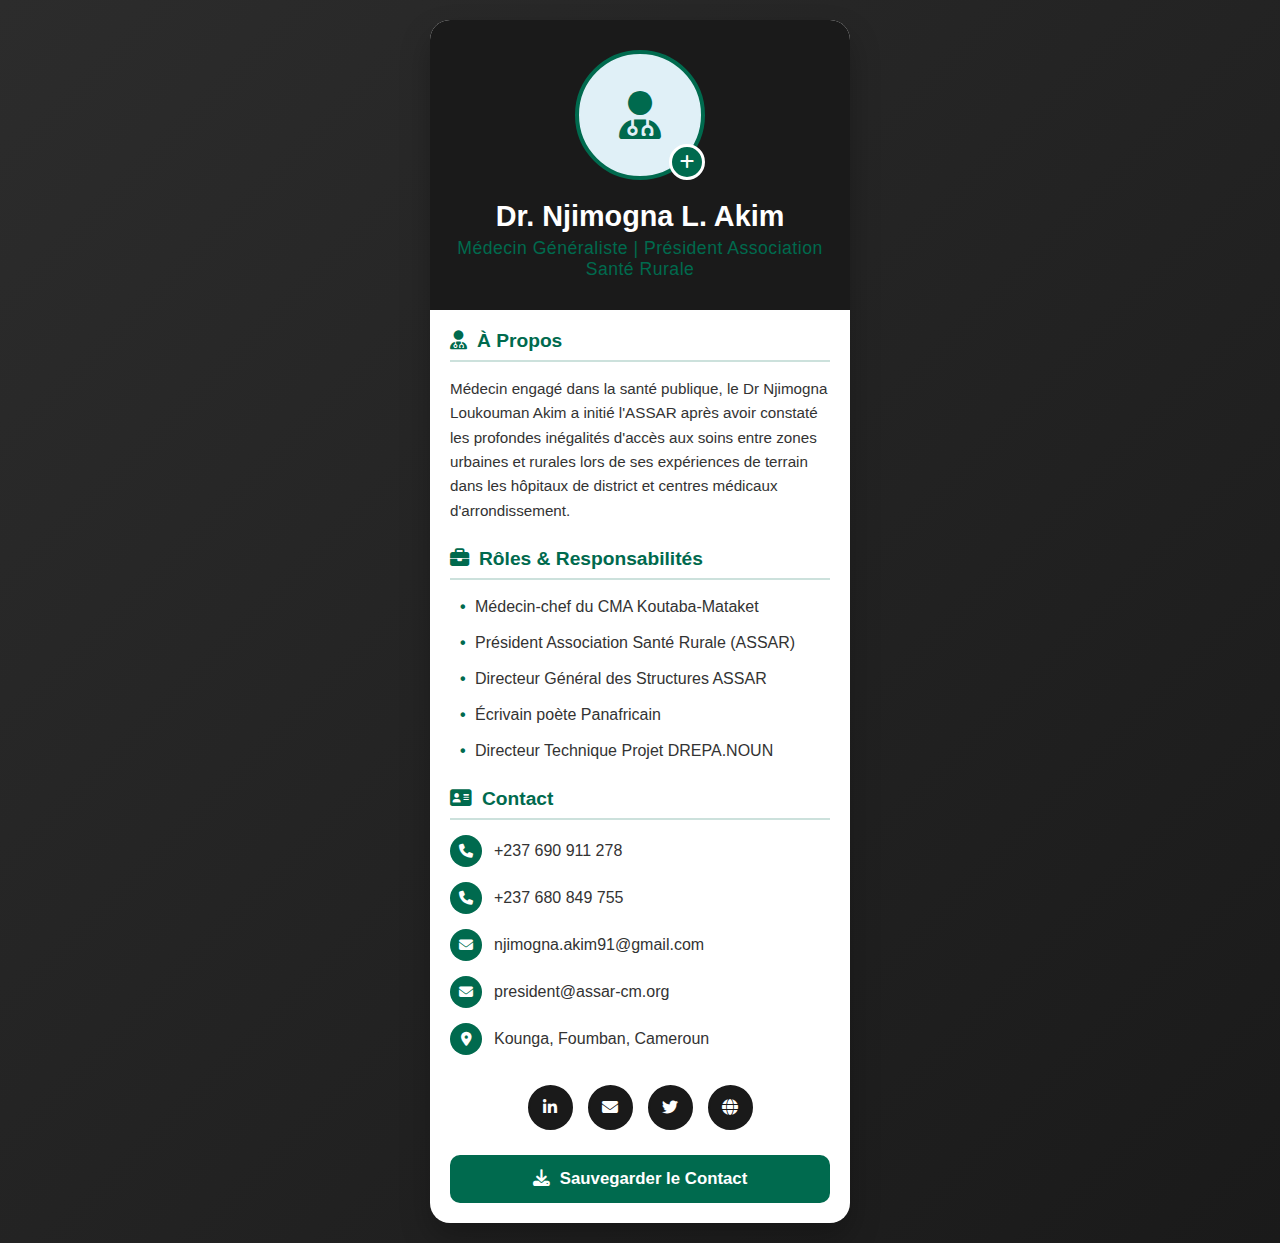
<file: doctornjims/index.html>
<!DOCTYPE html>
<html lang="fr">
<head>
    <meta charset="UTF-8">
    <meta name="viewport" content="width=device-width, initial-scale=1.0">
    <title>Dr. Njimogna L. Akim - Médecin Généraliste</title>
    <link rel="stylesheet" href="https://cdnjs.cloudflare.com/ajax/libs/font-awesome/6.4.0/css/all.min.css">
    <style>
        :root {
            --primary: #006a4e;
            --primary-light: #008c68;
            --primary-dark: #004d38;
            --dark: #1a1a1a;
            --light: #ffffff;
            --gray: #f5f5f5;
            --text: #333333;
        }
        
        * {
            margin: 0;
            padding: 0;
            box-sizing: border-box;
            font-family: 'Segoe UI', Tahoma, Geneva, Verdana, sans-serif;
        }
        
        body {
            background: linear-gradient(135deg, #2c2c2c 0%, #1a1a1a 100%);
            min-height: 100vh;
            display: flex;
            justify-content: center;
            align-items: center;
            padding: 20px;
        }
        
        .card {
            width: 100%;
            max-width: 420px;
            background: var(--light);
            border-radius: 20px;
            overflow: hidden;
            box-shadow: 0 15px 30px rgba(0, 0, 0, 0.25);
            transition: transform 0.3s ease;
        }
        
        .card:hover {
            transform: translateY(-5px);
        }
        
        .card-header {
            background: var(--dark);
            color: var(--light);
            padding: 30px 25px;
            text-align: center;
            position: relative;
        }
        
        .profile-container {
            position: relative;
            width: 130px;
            height: 130px;
            margin: 0 auto 20px;
        }
        
        .profile-img {
            width: 100%;
            height: 100%;
            border-radius: 50%;
            object-fit: cover;
            border: 4px solid var(--primary);
            background-color: #ddd;
            display: flex;
            align-items: center;
            justify-content: center;
            background-color: #e0f0f7;
            color: var(--primary);
            font-size: 3rem;
        }
        
        .profile-overlay {
            position: absolute;
            bottom: 0;
            right: 0;
            width: 36px;
            height: 36px;
            background: var(--primary);
            border-radius: 50%;
            display: flex;
            align-items: center;
            justify-content: center;
            border: 3px solid var(--light);
            color: var(--light);
        }
        
        .name {
            font-size: 1.8rem;
            font-weight: 700;
            margin-bottom: 5px;
            color: var(--light);
        }
        
        .title {
            font-size: 1.1rem;
            color: var(--primary);
            font-weight: 500;
            letter-spacing: 0.5px;
        }
        
        .card-body {
            padding: 20px;
        }
        
        .section {
            margin-bottom: 25px;
        }
        
        .section-title {
            font-size: 1.2rem;
            color: var(--primary);
            margin-bottom: 15px;
            padding-bottom: 8px;
            border-bottom: 2px solid rgba(0, 106, 78, 0.2);
            font-weight: 600;
            display: flex;
            align-items: center;
        }
        
        .section-title i {
            margin-right: 10px;
        }
        
        .bio {
            color: var(--text);
            line-height: 1.6;
            font-size: 0.95rem;
            margin-bottom: 20px;
        }
        
        .contact-info {
            list-style: none;
        }
        
        .contact-info li {
            display: flex;
            align-items: center;
            margin-bottom: 15px;
            color: var(--text);
        }
        
        .contact-info i {
            width: 32px;
            height: 32px;
            background: var(--primary);
            color: var(--light);
            border-radius: 50%;
            display: flex;
            align-items: center;
            justify-content: center;
            margin-right: 12px;
            font-size: 14px;
        }
        
        .roles-list {
            list-style: none;
        }
        
        .roles-list li {
            position: relative;
            padding-left: 25px;
            margin-bottom: 12px;
            color: var(--text);
            line-height: 1.5;
        }
        
        .roles-list li:before {
            content: "•";
            color: var(--primary);
            font-weight: bold;
            position: absolute;
            left: 10px;
        }
        
        .social-links {
            display: flex;
            justify-content: center;
            gap: 15px;
            margin: 30px 0 25px;
        }
        
        .social-links a {
            width: 45px;
            height: 45px;
            border-radius: 50%;
            background: var(--dark);
            color: var(--light);
            display: flex;
            align-items: center;
            justify-content: center;
            text-decoration: none;
            transition: all 0.3s ease;
            border: 2px solid var(--dark);
        }
        
        .social-links a:hover {
            transform: translateY(-3px);
            background: var(--primary);
            border-color: var(--primary);
        }
        
        .download-btn {
            display: flex;
            align-items: center;
            justify-content: center;
            width: 100%;
            padding: 14px;
            background: var(--primary);
            color: var(--light);
            border: none;
            border-radius: 10px;
            font-size: 1.05rem;
            font-weight: 600;
            cursor: pointer;
            transition: all 0.3s ease;
            gap: 10px;
        }
        
        .download-btn:hover {
            background: var(--primary-dark);
            box-shadow: 0 5px 15px rgba(0, 106, 78, 0.3);
        }
        
        @media (max-width: 480px) {
            .card {
                max-width: 350px;
            }
            
            .card-header {
                padding: 25px 20px;
            }
            
            .card-body {
                padding: 25px 20px;
            }
            
            .name {
                font-size: 1.6rem;
            }
            
            .profile-container {
                width: 110px;
                height: 110px;
            }
        }
    </style>
</head>
<body>
    <div class="card">
        <div class="card-header">
            <div class="profile-container">
                <div class="profile-img">
                    <i class="fas fa-user-md"></i>
                </div>
                <div class="profile-overlay">
                    <i class="fas fa-plus"></i>
                </div>
            </div>
            <h1 class="name">Dr. Njimogna L. Akim</h1>
            <p class="title">Médecin Généraliste | Président Association Santé Rurale</p>
        </div>
        
        <div class="card-body">
            <div class="section">
                <h3 class="section-title"><i class="fas fa-user-md"></i> À Propos</h3>
                <p class="bio">
                    Médecin engagé dans la santé publique, le Dr Njimogna Loukouman Akim a initié l'ASSAR après avoir constaté les profondes inégalités d'accès aux soins entre zones urbaines et rurales lors de ses expériences de terrain dans les hôpitaux de district et centres médicaux d'arrondissement.
                </p>
            </div>
            
            <div class="section">
                <h3 class="section-title"><i class="fas fa-briefcase"></i> Rôles & Responsabilités</h3>
                <ul class="roles-list">
                    <li>Médecin-chef du CMA Koutaba-Mataket</li>
                    <li>Président Association Santé Rurale (ASSAR)</li>
                    <li>Directeur Général des Structures ASSAR</li>
                    <li>Écrivain poète Panafricain</li>
                    <li>Directeur Technique Projet DREPA.NOUN</li>
                </ul>
            </div>
            
            <div class="section">
                <h3 class="section-title"><i class="fas fa-address-card"></i> Contact</h3>
                <ul class="contact-info">
                    <li><i class="fas fa-phone"></i> +237 690 911 278</li>
                    <li><i class="fas fa-phone"></i> +237 680 849 755</li>
                    <li><i class="fas fa-envelope"></i> njimogna.akim91@gmail.com</li>
                    <li><i class="fas fa-envelope"></i> president@assar-cm.org</li>
                    <li><i class="fas fa-map-marker-alt"></i> Kounga, Foumban, Cameroun</li>
                </ul>
            </div>
            
            <div class="social-links">
                <a href="#"><i class="fab fa-linkedin-in"></i></a>
                <a href="#"><i class="fas fa-envelope"></i></a>
                <a href="#"><i class="fab fa-twitter"></i></a>
                <a href="#"><i class="fas fa-globe"></i></a>
            </div>
            
            <button class="download-btn" onclick="downloadVCard()">
                <i class="fas fa-download"></i> Sauvegarder le Contact
            </button>
        </div>
    </div>

    <script>
        function downloadVCard() {
            const vCardData = `BEGIN:VCARD
VERSION:3.0
N:Njimogna;Akim;L.;Dr.;
FN:Dr. Njimogna L. Akim
ORG:CMA Koutaba-Mataket
TITLE:Médecin Généraliste
TEL;TYPE=WORK,VOICE:+237690911278
TEL;TYPE=WORK,VOICE:+237680849755
EMAIL;TYPE=WORK,INTERNET:njimogna.akim91@gmail.com
EMAIL;TYPE=WORK,INTERNET:president@assar-cm.org
ADR;TYPE=WORK:;;CMA Koutaba-Mataket;;;CM
ROLE:Médecin-chef du CMA Koutaba-Mataket;Président Association Santé Rurale;Directeur Général des Structures ASSAR;Écrivain poète Panafricain;Directeur Technique Projet DREPA.NOUN
NOTE:Médecin engagé dans la santé publique, le Dr Njimogna Loukouman Akim a initié l'ASSAR après avoir constaté les profondes inégalités d'accès aux soins entre zones urbaines et rurales lors de ses expériences de terrain dans les hôpitaux de district et centres médicaux d'arrondissement.
END:VCARD`;
            
            const blob = new Blob([vCardData], { type: 'text/vcard' });
            const url = window.URL.createObjectURL(blob);
            const a = document.createElement('a');
            a.style.display = 'none';
            a.href = url;
            a.download = 'Dr_Njimogna_Akim.vcf';
            document.body.appendChild(a);
            a.click();
            window.URL.revokeObjectURL(url);
        }
    </script>
</body>
</html>
</file>
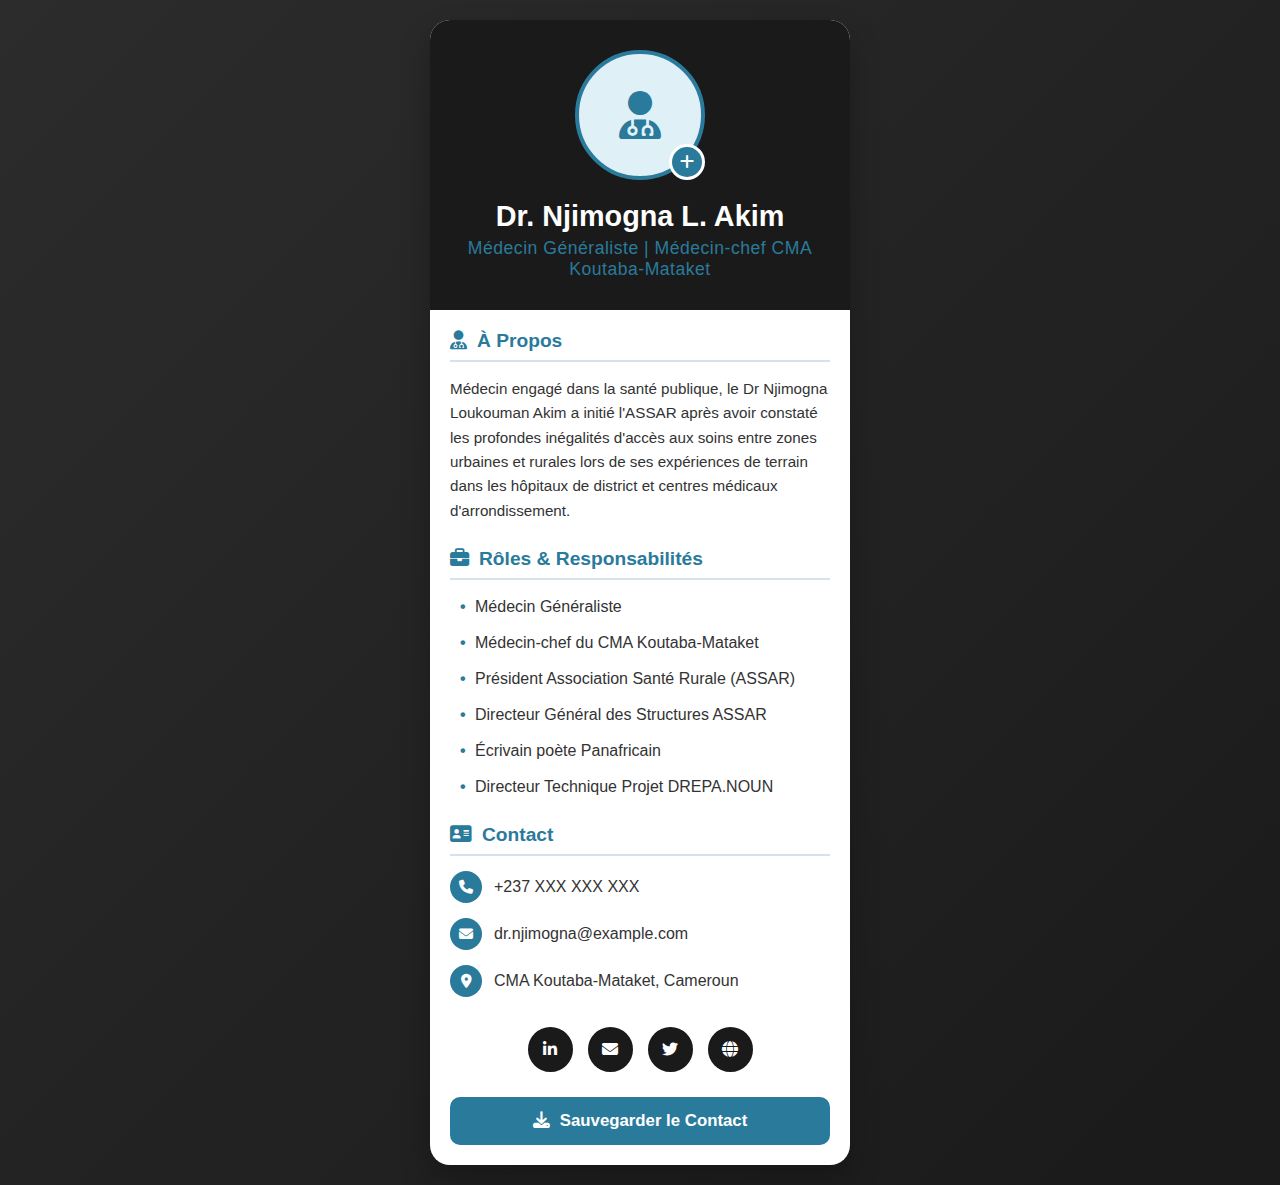
<file: njims/index.html>
<!DOCTYPE html>
<html lang="fr">
<head>
    <meta charset="UTF-8">
    <meta name="viewport" content="width=device-width, initial-scale=1.0">
    <title>Dr. Njimogna L. Akim - Médecin Généraliste</title>
    <link rel="stylesheet" href="https://cdnjs.cloudflare.com/ajax/libs/font-awesome/6.4.0/css/all.min.css">
    <style>
        :root {
            --primary: #2a7a9c;
            --primary-dark: #1e5a72;
            --dark: #1a1a1a;
            --light: #ffffff;
            --gray: #f5f5f5;
            --text: #333333;
        }
        
        * {
            margin: 0;
            padding: 0;
            box-sizing: border-box;
            font-family: 'Segoe UI', Tahoma, Geneva, Verdana, sans-serif;
        }
        
        body {
            background: linear-gradient(135deg, #2c2c2c 0%, #1a1a1a 100%);
            min-height: 100vh;
            display: flex;
            justify-content: center;
            align-items: center;
            padding: 20px;
        }
        
        .card {
            width: 100%;
            max-width: 420px;
            background: var(--light);
            border-radius: 20px;
            overflow: hidden;
            box-shadow: 0 15px 30px rgba(0, 0, 0, 0.25);
            transition: transform 0.3s ease;
        }
        
        .card:hover {
            transform: translateY(-5px);
        }
        
        .card-header {
            background: var(--dark);
            color: var(--light);
            padding: 30px 25px;
            text-align: center;
            position: relative;
        }
        
        .profile-container {
            position: relative;
            width: 130px;
            height: 130px;
            margin: 0 auto 20px;
        }
        
        .profile-img {
            width: 100%;
            height: 100%;
            border-radius: 50%;
            object-fit: cover;
            border: 4px solid var(--primary);
            background-color: #ddd;
            display: flex;
            align-items: center;
            justify-content: center;
            background-color: #e0f0f7;
            color: var(--primary);
            font-size: 3rem;
        }
        
        .profile-overlay {
            position: absolute;
            bottom: 0;
            right: 0;
            width: 36px;
            height: 36px;
            background: var(--primary);
            border-radius: 50%;
            display: flex;
            align-items: center;
            justify-content: center;
            border: 3px solid var(--light);
            color: var(--light);
        }
        
        .name {
            font-size: 1.8rem;
            font-weight: 700;
            margin-bottom: 5px;
            color: var(--light);
        }
        
        .title {
            font-size: 1.1rem;
            color: var(--primary);
            font-weight: 500;
            letter-spacing: 0.5px;
        }
        
        .card-body {
            padding: 20px;
        }
        
        .section {
            margin-bottom: 25px;
        }
        
        .section-title {
            font-size: 1.2rem;
            color: var(--primary);
            margin-bottom: 15px;
            padding-bottom: 8px;
            border-bottom: 2px solid rgba(42, 122, 156, 0.2);
            font-weight: 600;
            display: flex;
            align-items: center;
        }
        
        .section-title i {
            margin-right: 10px;
        }
        
        .bio {
            color: var(--text);
            line-height: 1.6;
            font-size: 0.95rem;
            margin-bottom: 20px;
        }
        
        .contact-info {
            list-style: none;
        }
        
        .contact-info li {
            display: flex;
            align-items: center;
            margin-bottom: 15px;
            color: var(--text);
        }
        
        .contact-info i {
            width: 32px;
            height: 32px;
            background: var(--primary);
            color: var(--light);
            border-radius: 50%;
            display: flex;
            align-items: center;
            justify-content: center;
            margin-right: 12px;
            font-size: 14px;
        }
        
        .roles-list {
            list-style: none;
        }
        
        .roles-list li {
            position: relative;
            padding-left: 25px;
            margin-bottom: 12px;
            color: var(--text);
            line-height: 1.5;
        }
        
        .roles-list li:before {
            content: "•";
            color: var(--primary);
            font-weight: bold;
            position: absolute;
            left: 10px;
        }
        
        .social-links {
            display: flex;
            justify-content: center;
            gap: 15px;
            margin: 30px 0 25px;
        }
        
        .social-links a {
            width: 45px;
            height: 45px;
            border-radius: 50%;
            background: var(--dark);
            color: var(--light);
            display: flex;
            align-items: center;
            justify-content: center;
            text-decoration: none;
            transition: all 0.3s ease;
            border: 2px solid var(--dark);
        }
        
        .social-links a:hover {
            transform: translateY(-3px);
            background: var(--primary);
            border-color: var(--primary);
        }
        
        .download-btn {
            display: flex;
            align-items: center;
            justify-content: center;
            width: 100%;
            padding: 14px;
            background: var(--primary);
            color: var(--light);
            border: none;
            border-radius: 10px;
            font-size: 1.05rem;
            font-weight: 600;
            cursor: pointer;
            transition: all 0.3s ease;
            gap: 10px;
        }
        
        .download-btn:hover {
            background: var(--primary-dark);
            box-shadow: 0 5px 15px rgba(42, 122, 156, 0.3);
        }
        
        @media (max-width: 480px) {
            .card {
                max-width: 350px;
            }
            
            .card-header {
                padding: 25px 20px;
            }
            
            .card-body {
                padding: 25px 20px;
            }
            
            .name {
                font-size: 1.6rem;
            }
            
            .profile-container {
                width: 110px;
                height: 110px;
            }
        }
    </style>
</head>
<body>
    <div class="card">
        <div class="card-header">
            <div class="profile-container">
                <div class="profile-img">
                    <i class="fas fa-user-md"></i>
                </div>
                <div class="profile-overlay">
                    <i class="fas fa-plus"></i>
                </div>
            </div>
            <h1 class="name">Dr. Njimogna L. Akim</h1>
            <p class="title">Médecin Généraliste | Médecin-chef CMA Koutaba-Mataket</p>
        </div>
        
        <div class="card-body">
            <div class="section">
                <h3 class="section-title"><i class="fas fa-user-md"></i> À Propos</h3>
                <p class="bio">
                    Médecin engagé dans la santé publique, le Dr Njimogna Loukouman Akim a initié l'ASSAR après avoir constaté les profondes inégalités d'accès aux soins entre zones urbaines et rurales lors de ses expériences de terrain dans les hôpitaux de district et centres médicaux d'arrondissement.
                </p>
            </div>
            
            <div class="section">
                <h3 class="section-title"><i class="fas fa-briefcase"></i> Rôles & Responsabilités</h3>
                <ul class="roles-list">
                    <li>Médecin Généraliste</li>
                    <li>Médecin-chef du CMA Koutaba-Mataket</li>
                    <li>Président Association Santé Rurale (ASSAR)</li>
                    <li>Directeur Général des Structures ASSAR</li>
                    <li>Écrivain poète Panafricain</li>
                    <li>Directeur Technique Projet DREPA.NOUN</li>
                </ul>
            </div>
            
            <div class="section">
                <h3 class="section-title"><i class="fas fa-address-card"></i> Contact</h3>
                <ul class="contact-info">
                    <li><i class="fas fa-phone"></i> +237 XXX XXX XXX</li>
                    <li><i class="fas fa-envelope"></i> dr.njimogna@example.com</li>
                    <li><i class="fas fa-map-marker-alt"></i> CMA Koutaba-Mataket, Cameroun</li>
                </ul>
            </div>
            
            <div class="social-links">
                <a href="#"><i class="fab fa-linkedin-in"></i></a>
                <a href="#"><i class="fas fa-envelope"></i></a>
                <a href="#"><i class="fab fa-twitter"></i></a>
                <a href="#"><i class="fas fa-globe"></i></a>
            </div>
            
            <button class="download-btn" onclick="downloadVCard()">
                <i class="fas fa-download"></i> Sauvegarder le Contact
            </button>
        </div>
    </div>

    <script>
        function downloadVCard() {
            const vCardData = `BEGIN:VCARD
VERSION:3.0
N:Njimogna;Akim;L.;
FN:Dr. Njimogna L. Akim
ORG:CMA Koutaba-Mataket
TITLE:Médecin Généraliste
ROLE:Médecin-chef du CMA Koutaba-Mataket;Président Association Santé Rurale;Directeur Général des Structures ASSAR;Écrivain poète Panafricain;Directeur Technique Projet DREPA.NOUN
NOTE:Médecin engagé dans la santé publique, le Dr Njimogna Loukouman Akim a initié l'ASSAR après avoir constaté les profondes inégalités d'accès aux soins entre zones urbaines et rurales lors de ses expériences de terrain dans les hôpitaux de district et centres médicaux d'arrondissement.
END:VCARD`;
            
            const blob = new Blob([vCardData], { type: 'text/vcard' });
            const url = window.URL.createObjectURL(blob);
            const a = document.createElement('a');
            a.style.display = 'none';
            a.href = url;
            a.download = 'Dr_Njimogna_Akim.vcf';
            document.body.appendChild(a);
            a.click();
            window.URL.revokeObjectURL(url);
        }
    </script>
</body>
</html>
</file>
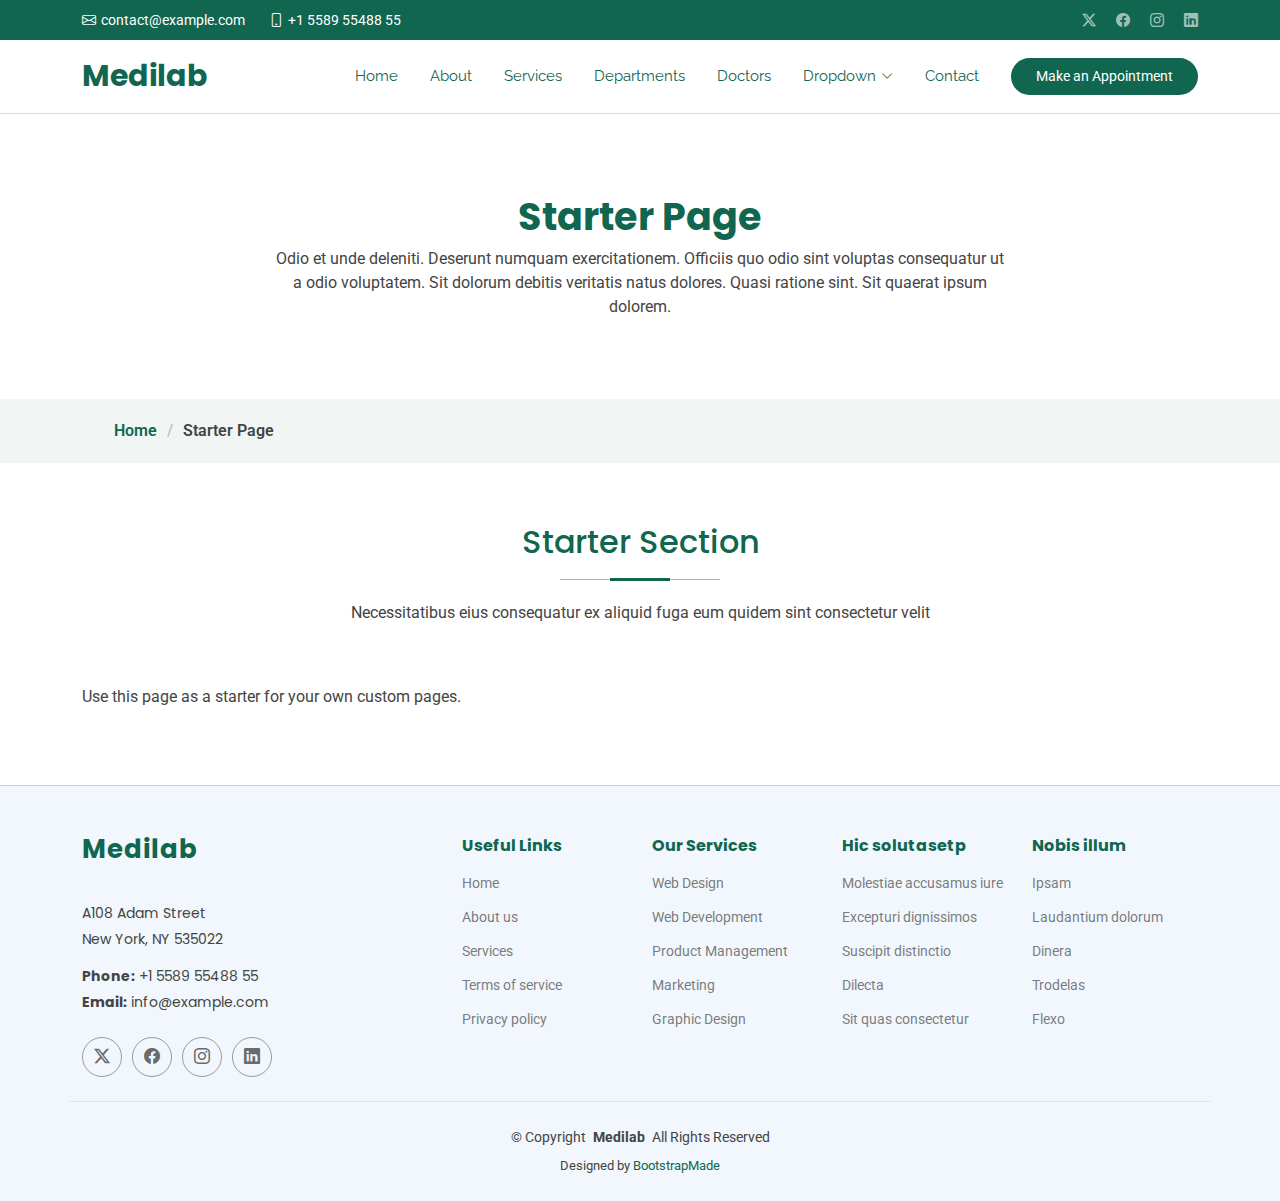
<file: starter-page.html>
<!DOCTYPE html>
<html lang="en">

<head>
  <meta charset="utf-8">
  <meta content="width=device-width, initial-scale=1.0" name="viewport">
  <title>Starter Page - Medilab Bootstrap Template</title>
  <meta name="description" content="">
  <meta name="keywords" content="">

  <!-- Favicons -->
  <link href="assets/img/favicon.png" rel="icon">
  <link href="assets/img/apple-touch-icon.png" rel="apple-touch-icon">

  <!-- Fonts -->
  <link href="https://fonts.googleapis.com" rel="preconnect">
  <link href="https://fonts.gstatic.com" rel="preconnect" crossorigin>
  <link href="https://fonts.googleapis.com/css2?family=Roboto:ital,wght@0,100;0,300;0,400;0,500;0,700;0,900;1,100;1,300;1,400;1,500;1,700;1,900&family=Poppins:ital,wght@0,100;0,200;0,300;0,400;0,500;0,600;0,700;0,800;0,900;1,100;1,200;1,300;1,400;1,500;1,600;1,700;1,800;1,900&family=Raleway:ital,wght@0,100;0,200;0,300;0,400;0,500;0,600;0,700;0,800;0,900;1,100;1,200;1,300;1,400;1,500;1,600;1,700;1,800;1,900&display=swap" rel="stylesheet">

  <!-- Vendor CSS Files -->
  <link href="assets/vendor/bootstrap/css/bootstrap.min.css" rel="stylesheet">
  <link href="assets/vendor/bootstrap-icons/bootstrap-icons.css" rel="stylesheet">
  <link href="assets/vendor/aos/aos.css" rel="stylesheet">
  <link href="assets/vendor/fontawesome-free/css/all.min.css" rel="stylesheet">
  <link href="assets/vendor/glightbox/css/glightbox.min.css" rel="stylesheet">
  <link href="assets/vendor/swiper/swiper-bundle.min.css" rel="stylesheet">

  <!-- Main CSS File -->
  <link href="assets/css/main.css" rel="stylesheet">

  <!-- =======================================================
  * Template Name: Medilab
  * Template URL: https://bootstrapmade.com/medilab-free-medical-bootstrap-theme/
  * Updated: Aug 07 2024 with Bootstrap v5.3.3
  * Author: BootstrapMade.com
  * License: https://bootstrapmade.com/license/
  ======================================================== -->
</head>

<body class="starter-page-page">

  <header id="header" class="header sticky-top">

    <div class="topbar d-flex align-items-center">
      <div class="container d-flex justify-content-center justify-content-md-between">
        <div class="contact-info d-flex align-items-center">
          <i class="bi bi-envelope d-flex align-items-center"><a href="mailto:contact@example.com">contact@example.com</a></i>
          <i class="bi bi-phone d-flex align-items-center ms-4"><span>+1 5589 55488 55</span></i>
        </div>
        <div class="social-links d-none d-md-flex align-items-center">
          <a href="#" class="twitter"><i class="bi bi-twitter-x"></i></a>
          <a href="#" class="facebook"><i class="bi bi-facebook"></i></a>
          <a href="#" class="instagram"><i class="bi bi-instagram"></i></a>
          <a href="#" class="linkedin"><i class="bi bi-linkedin"></i></a>
        </div>
      </div>
    </div><!-- End Top Bar -->

    <div class="branding d-flex align-items-center">

      <div class="container position-relative d-flex align-items-center justify-content-between">
        <a href="index.html" class="logo d-flex align-items-center me-auto">
          <!-- Uncomment the line below if you also wish to use an image logo -->
          <!-- <img src="assets/img/logo.png" alt=""> -->
          <h1 class="sitename">Medilab</h1>
        </a>

        <nav id="navmenu" class="navmenu">
          <ul>
            <li><a href="#hero">Home<br></a></li>
            <li><a href="#about">About</a></li>
            <li><a href="#services">Services</a></li>
            <li><a href="#departments">Departments</a></li>
            <li><a href="#doctors">Doctors</a></li>
            <li class="dropdown"><a href="#"><span>Dropdown</span> <i class="bi bi-chevron-down toggle-dropdown"></i></a>
              <ul>
                <li><a href="#">Dropdown 1</a></li>
                <li class="dropdown"><a href="#"><span>Deep Dropdown</span> <i class="bi bi-chevron-down toggle-dropdown"></i></a>
                  <ul>
                    <li><a href="#">Deep Dropdown 1</a></li>
                    <li><a href="#">Deep Dropdown 2</a></li>
                    <li><a href="#">Deep Dropdown 3</a></li>
                    <li><a href="#">Deep Dropdown 4</a></li>
                    <li><a href="#">Deep Dropdown 5</a></li>
                  </ul>
                </li>
                <li><a href="#">Dropdown 2</a></li>
                <li><a href="#">Dropdown 3</a></li>
                <li><a href="#">Dropdown 4</a></li>
              </ul>
            </li>
            <li><a href="#contact">Contact</a></li>
          </ul>
          <i class="mobile-nav-toggle d-xl-none bi bi-list"></i>
        </nav>

        <a class="cta-btn d-none d-sm-block" href="#appointment">Make an Appointment</a>

      </div>

    </div>

  </header>

  <main class="main">

    <!-- Page Title -->
    <div class="page-title" data-aos="fade">
      <div class="heading">
        <div class="container">
          <div class="row d-flex justify-content-center text-center">
            <div class="col-lg-8">
              <h1>Starter Page</h1>
              <p class="mb-0">Odio et unde deleniti. Deserunt numquam exercitationem. Officiis quo odio sint voluptas consequatur ut a odio voluptatem. Sit dolorum debitis veritatis natus dolores. Quasi ratione sint. Sit quaerat ipsum dolorem.</p>
            </div>
          </div>
        </div>
      </div>
      <nav class="breadcrumbs">
        <div class="container">
          <ol>
            <li><a href="index.html">Home</a></li>
            <li class="current">Starter Page</li>
          </ol>
        </div>
      </nav>
    </div><!-- End Page Title -->

    <!-- Starter Section Section -->
    <section id="starter-section" class="starter-section section">

      <!-- Section Title -->
      <div class="container section-title" data-aos="fade-up">
        <h2>Starter Section</h2>
        <p>Necessitatibus eius consequatur ex aliquid fuga eum quidem sint consectetur velit</p>
      </div><!-- End Section Title -->

      <div class="container" data-aos="fade-up">
        <p>Use this page as a starter for your own custom pages.</p>
      </div>

    </section><!-- /Starter Section Section -->

  </main>

  <footer id="footer" class="footer light-background">

    <div class="container footer-top">
      <div class="row gy-4">
        <div class="col-lg-4 col-md-6 footer-about">
          <a href="index.html" class="logo d-flex align-items-center">
            <span class="sitename">Medilab</span>
          </a>
          <div class="footer-contact pt-3">
            <p>A108 Adam Street</p>
            <p>New York, NY 535022</p>
            <p class="mt-3"><strong>Phone:</strong> <span>+1 5589 55488 55</span></p>
            <p><strong>Email:</strong> <span>info@example.com</span></p>
          </div>
          <div class="social-links d-flex mt-4">
            <a href=""><i class="bi bi-twitter-x"></i></a>
            <a href=""><i class="bi bi-facebook"></i></a>
            <a href=""><i class="bi bi-instagram"></i></a>
            <a href=""><i class="bi bi-linkedin"></i></a>
          </div>
        </div>

        <div class="col-lg-2 col-md-3 footer-links">
          <h4>Useful Links</h4>
          <ul>
            <li><a href="#">Home</a></li>
            <li><a href="#">About us</a></li>
            <li><a href="#">Services</a></li>
            <li><a href="#">Terms of service</a></li>
            <li><a href="#">Privacy policy</a></li>
          </ul>
        </div>

        <div class="col-lg-2 col-md-3 footer-links">
          <h4>Our Services</h4>
          <ul>
            <li><a href="#">Web Design</a></li>
            <li><a href="#">Web Development</a></li>
            <li><a href="#">Product Management</a></li>
            <li><a href="#">Marketing</a></li>
            <li><a href="#">Graphic Design</a></li>
          </ul>
        </div>

        <div class="col-lg-2 col-md-3 footer-links">
          <h4>Hic solutasetp</h4>
          <ul>
            <li><a href="#">Molestiae accusamus iure</a></li>
            <li><a href="#">Excepturi dignissimos</a></li>
            <li><a href="#">Suscipit distinctio</a></li>
            <li><a href="#">Dilecta</a></li>
            <li><a href="#">Sit quas consectetur</a></li>
          </ul>
        </div>

        <div class="col-lg-2 col-md-3 footer-links">
          <h4>Nobis illum</h4>
          <ul>
            <li><a href="#">Ipsam</a></li>
            <li><a href="#">Laudantium dolorum</a></li>
            <li><a href="#">Dinera</a></li>
            <li><a href="#">Trodelas</a></li>
            <li><a href="#">Flexo</a></li>
          </ul>
        </div>

      </div>
    </div>

    <div class="container copyright text-center mt-4">
      <p>© <span>Copyright</span> <strong class="px-1 sitename">Medilab</strong> <span>All Rights Reserved</span></p>
      <div class="credits">
        <!-- All the links in the footer should remain intact. -->
        <!-- You can delete the links only if you've purchased the pro version. -->
        <!-- Licensing information: https://bootstrapmade.com/license/ -->
        <!-- Purchase the pro version with working PHP/AJAX contact form: [buy-url] -->
        Designed by <a href="https://bootstrapmade.com/">BootstrapMade</a>
      </div>
    </div>

  </footer>

  <!-- Scroll Top -->
  <a href="#" id="scroll-top" class="scroll-top d-flex align-items-center justify-content-center"><i class="bi bi-arrow-up-short"></i></a>

  <!-- Preloader -->
  <div id="preloader"></div>

  <!-- Vendor JS Files -->
  <script src="assets/vendor/bootstrap/js/bootstrap.bundle.min.js"></script>
  <script src="assets/vendor/php-email-form/validate.js"></script>
  <script src="assets/vendor/aos/aos.js"></script>
  <script src="assets/vendor/glightbox/js/glightbox.min.js"></script>
  <script src="assets/vendor/purecounter/purecounter_vanilla.js"></script>
  <script src="assets/vendor/swiper/swiper-bundle.min.js"></script>

  <!-- Main JS File -->
  <script src="assets/js/main.js"></script>

</body>

</html>
</file>
<file: assets/css/main.css>
/**
* Template Name: Medilab
* Template URL: https://bootstrapmade.com/medilab-free-medical-bootstrap-theme/
* Updated: Aug 07 2024 with Bootstrap v5.3.3
* Author: BootstrapMade.com
* License: https://bootstrapmade.com/license/
*/

/*--------------------------------------------------------------
# Font & Color Variables
# Help: https://bootstrapmade.com/color-system/
--------------------------------------------------------------*/
/* Fonts */
:root {
  --default-font: "Roboto",  system-ui, -apple-system, "Segoe UI", Roboto, "Helvetica Neue", Arial, "Noto Sans", "Liberation Sans", sans-serif, "Apple Color Emoji", "Segoe UI Emoji", "Segoe UI Symbol", "Noto Color Emoji";
  --heading-font: "Poppins",  sans-serif;
  --nav-font: "Raleway",  sans-serif;
}

/* Global Colors - The following color variables are used throughout the website. Updating them here will change the color scheme of the entire website */
:root { 
  --background-color: #ffffff; /* Background color for the entire website, including individual sections */
  --default-color: #444444; /* Default color used for the majority of the text content across the entire website */
  --heading-color: #10664f; /* Color for headings, subheadings and title throughout the website */
  --accent-color: #10664f; /* Accent color that represents your brand on the website. It's used for buttons, links, and other elements that need to stand out */
  --surface-color: #ffffff; /* The surface color is used as a background of boxed elements within sections, such as cards, icon boxes, or other elements that require a visual separation from the global background. */
  --contrast-color: #ffffff; /* Contrast color for text, ensuring readability against backgrounds of accent, heading, or default colors. */
}

/* Nav Menu Colors - The following color variables are used specifically for the navigation menu. They are separate from the global colors to allow for more customization options */
:root {
  --nav-color: #10664f;  /* The default color of the main navmenu links */
  --nav-hover-color: #10664f; /* Applied to main navmenu links when they are hovered over or active */
  --nav-mobile-background-color: #ffffff; /* Used as the background color for mobile navigation menu */
  --nav-dropdown-background-color: #ffffff; /* Used as the background color for dropdown items that appear when hovering over primary navigation items */
  --nav-dropdown-color: #10664f; /* Used for navigation links of the dropdown items in the navigation menu. */
  --nav-dropdown-hover-color: #074736; /* Similar to --nav-hover-color, this color is applied to dropdown navigation links when they are hovered over. */
}

/* Color Presets - These classes override global colors when applied to any section or element, providing reuse of the sam color scheme. */

.light-background {
  --background-color: #f1f7fc;
  --surface-color: #ffffff;
}

.dark-background {
  --background-color: #060606;
  --default-color: #ffffff;
  --heading-color: #ffffff;
  --surface-color: #252525;
  --contrast-color: #ffffff;
}

/* Smooth scroll */
:root {
  scroll-behavior: smooth;
}

/*--------------------------------------------------------------
# General Styling & Shared Classes
--------------------------------------------------------------*/
body {
  color: var(--default-color);
  background-color: var(--background-color);
  font-family: var(--default-font);
}

a {
  color: var(--accent-color);
  text-decoration: none;
  transition: 0.3s;
}

a:hover {
  color: color-mix(in srgb, var(--accent-color), transparent 25%);
  text-decoration: none;
}

h1,
h2,
h3,
h4,
h5,
h6 {
  color: var(--heading-color);
  font-family: var(--heading-font);
}

/* Pulsating Play Button
------------------------------*/
.pulsating-play-btn {
  width: 94px;
  height: 94px;
  background: radial-gradient(var(--accent-color) 50%, color-mix(in srgb, var(--accent-color), transparent 75%) 52%);
  border-radius: 50%;
  display: block;
  position: relative;
  overflow: hidden;
}

.pulsating-play-btn:before {
  content: "";
  position: absolute;
  width: 120px;
  height: 120px;
  animation-delay: 0s;
  animation: pulsate-play-btn 2s;
  animation-direction: forwards;
  animation-iteration-count: infinite;
  animation-timing-function: steps;
  opacity: 1;
  border-radius: 50%;
  border: 5px solid color-mix(in srgb, var(--accent-color), transparent 30%);
  top: -15%;
  left: -15%;
  background: rgba(198, 16, 0, 0);
}

.pulsating-play-btn:after {
  content: "";
  position: absolute;
  left: 50%;
  top: 50%;
  transform: translateX(-40%) translateY(-50%);
  width: 0;
  height: 0;
  border-top: 10px solid transparent;
  border-bottom: 10px solid transparent;
  border-left: 15px solid #fff;
  z-index: 100;
  transition: all 400ms cubic-bezier(0.55, 0.055, 0.675, 0.19);
}

.pulsating-play-btn:hover:before {
  content: "";
  position: absolute;
  left: 50%;
  top: 50%;
  transform: translateX(-40%) translateY(-50%);
  width: 0;
  height: 0;
  border: none;
  border-top: 10px solid transparent;
  border-bottom: 10px solid transparent;
  border-left: 15px solid #fff;
  z-index: 200;
  animation: none;
  border-radius: 0;
}

.pulsating-play-btn:hover:after {
  border-left: 15px solid var(--accent-color);
  transform: scale(20);
}

@keyframes pulsate-play-btn {
  0% {
    transform: scale(0.6, 0.6);
    opacity: 1;
  }

  100% {
    transform: scale(1, 1);
    opacity: 0;
  }
}

/* PHP Email Form Messages
------------------------------*/
.php-email-form .error-message {
  display: none;
  background: #df1529;
  color: #ffffff;
  text-align: left;
  padding: 15px;
  margin-bottom: 24px;
  font-weight: 600;
}

.php-email-form .sent-message {
  display: none;
  color: #ffffff;
  background: #059652;
  text-align: center;
  padding: 15px;
  margin-bottom: 24px;
  font-weight: 600;
}

.php-email-form .loading {
  display: none;
  background: var(--surface-color);
  text-align: center;
  padding: 15px;
  margin-bottom: 24px;
}

.php-email-form .loading:before {
  content: "";
  display: inline-block;
  border-radius: 50%;
  width: 24px;
  height: 24px;
  margin: 0 10px -6px 0;
  border: 3px solid var(--accent-color);
  border-top-color: var(--surface-color);
  animation: php-email-form-loading 1s linear infinite;
}

@keyframes php-email-form-loading {
  0% {
    transform: rotate(0deg);
  }

  100% {
    transform: rotate(360deg);
  }
}

/*--------------------------------------------------------------
# Global Header
--------------------------------------------------------------*/
.header {
  color: var(--default-color);
  transition: all 0.5s;
  z-index: 997;
  background-color: var(--background-color);
}

.header .topbar {
  background-color: var(--accent-color);
  height: 40px;
  padding: 0;
  font-size: 14px;
  transition: all 0.5s;
}

.header .topbar .contact-info i {
  font-style: normal;
  color: var(--contrast-color);
}

.header .topbar .contact-info i a,
.header .topbar .contact-info i span {
  padding-left: 5px;
  color: var(--contrast-color);
}

@media (max-width: 575px) {

  .header .topbar .contact-info i a,
  .header .topbar .contact-info i span {
    font-size: 13px;
  }
}

.header .topbar .contact-info i a {
  line-height: 0;
  transition: 0.3s;
}

.header .topbar .contact-info i a:hover {
  color: var(--contrast-color);
  text-decoration: underline;
}

.header .topbar .social-links a {
  color: color-mix(in srgb, var(--contrast-color), transparent 40%);
  line-height: 0;
  transition: 0.3s;
  margin-left: 20px;
}

.header .topbar .social-links a:hover {
  color: var(--contrast-color);
}

.header .branding {
  min-height: 60px;
  padding: 10px 0;
}

.header .logo {
  line-height: 1;
}

.header .logo img {
  max-height: 36px;
  margin-right: 8px;
}

.header .logo h1 {
  font-size: 30px;
  margin: 0;
  font-weight: 700;
  color: var(--heading-color);
}

.header .cta-btn,
.header .cta-btn:focus {
  color: var(--contrast-color);
  background: var(--accent-color);
  font-size: 14px;
  padding: 8px 25px;
  margin: 0 0 0 30px;
  border-radius: 50px;
  transition: 0.3s;
}

.header .cta-btn:hover,
.header .cta-btn:focus:hover {
  color: var(--contrast-color);
  background: color-mix(in srgb, var(--accent-color), transparent 15%);
}

@media (max-width: 1200px) {
  .header .logo {
    order: 1;
  }

  .header .cta-btn {
    order: 2;
    margin: 0 15px 0 0;
    padding: 6px 15px;
  }

  .header .navmenu {
    order: 3;
  }
}

.scrolled .header {
  box-shadow: 0px 0 18px rgba(0, 0, 0, 0.1);
}

.scrolled .header .topbar {
  height: 0;
  visibility: hidden;
  overflow: hidden;
}

/*--------------------------------------------------------------
# Navigation Menu
--------------------------------------------------------------*/
/* Desktop Navigation */
@media (min-width: 1200px) {
  .navmenu {
    padding: 0;
  }

  .navmenu ul {
    margin: 0;
    padding: 0;
    display: flex;
    list-style: none;
    align-items: center;
  }

  .navmenu li {
    position: relative;
  }

  .navmenu>ul>li {
    white-space: nowrap;
    padding: 15px 14px;
  }

  .navmenu>ul>li:last-child {
    padding-right: 0;
  }

  .navmenu a,
  .navmenu a:focus {
    color: var(--nav-color);
    font-size: 15px;
    padding: 0 2px;
    font-family: var(--nav-font);
    font-weight: 400;
    display: flex;
    align-items: center;
    justify-content: space-between;
    white-space: nowrap;
    transition: 0.3s;
    position: relative;
  }

  .navmenu a i,
  .navmenu a:focus i {
    font-size: 12px;
    line-height: 0;
    margin-left: 5px;
    transition: 0.3s;
  }

  .navmenu>ul>li>a:before {
    content: "";
    position: absolute;
    width: 100%;
    height: 2px;
    bottom: -6px;
    left: 0;
    background-color: var(--nav-hover-color);
    visibility: hidden;
    width: 0px;
    transition: all 0.3s ease-in-out 0s;
  }

  .navmenu a:hover:before,
  .navmenu li:hover>a:before,
  .navmenu .active:before {
    visibility: visible;
    width: 100%;
  }

  .navmenu li:hover>a,
  .navmenu .active,
  .navmenu .active:focus {
    color: var(--nav-hover-color);
  }

  .navmenu .dropdown ul {
    margin: 0;
    padding: 10px 0;
    background: var(--nav-dropdown-background-color);
    display: block;
    position: absolute;
    visibility: hidden;
    left: 14px;
    top: 130%;
    opacity: 0;
    transition: 0.3s;
    border-radius: 4px;
    z-index: 99;
    box-shadow: 0px 0px 30px rgba(0, 0, 0, 0.1);
  }

  .navmenu .dropdown ul li {
    min-width: 200px;
  }

  .navmenu .dropdown ul a {
    padding: 10px 20px;
    font-size: 15px;
    text-transform: none;
    color: var(--nav-dropdown-color);
  }

  .navmenu .dropdown ul a i {
    font-size: 12px;
  }

  .navmenu .dropdown ul a:hover,
  .navmenu .dropdown ul .active:hover,
  .navmenu .dropdown ul li:hover>a {
    color: var(--nav-dropdown-hover-color);
  }

  .navmenu .dropdown:hover>ul {
    opacity: 1;
    top: 100%;
    visibility: visible;
  }

  .navmenu .dropdown .dropdown ul {
    top: 0;
    left: -90%;
    visibility: hidden;
  }

  .navmenu .dropdown .dropdown:hover>ul {
    opacity: 1;
    top: 0;
    left: -100%;
    visibility: visible;
  }
}

/* Mobile Navigation */
@media (max-width: 1199px) {
  .mobile-nav-toggle {
    color: var(--nav-color);
    font-size: 28px;
    line-height: 0;
    margin-right: 10px;
    cursor: pointer;
    transition: color 0.3s;
  }

  .navmenu {
    padding: 0;
    z-index: 9997;
  }

  .navmenu ul {
    display: none;
    list-style: none;
    position: absolute;
    inset: 60px 20px 20px 20px;
    padding: 10px 0;
    margin: 0;
    border-radius: 6px;
    background-color: var(--nav-mobile-background-color);
    border: 1px solid color-mix(in srgb, var(--default-color), transparent 90%);
    box-shadow: none;
    overflow-y: auto;
    transition: 0.3s;
    z-index: 9998;
  }

  .navmenu a,
  .navmenu a:focus {
    color: var(--nav-dropdown-color);
    padding: 10px 20px;
    font-family: var(--nav-font);
    font-size: 17px;
    font-weight: 500;
    display: flex;
    align-items: center;
    justify-content: space-between;
    white-space: nowrap;
    transition: 0.3s;
  }

  .navmenu a i,
  .navmenu a:focus i {
    font-size: 12px;
    line-height: 0;
    margin-left: 5px;
    width: 30px;
    height: 30px;
    display: flex;
    align-items: center;
    justify-content: center;
    border-radius: 50%;
    transition: 0.3s;
    background-color: color-mix(in srgb, var(--accent-color), transparent 90%);
  }

  .navmenu a i:hover,
  .navmenu a:focus i:hover {
    background-color: var(--accent-color);
    color: var(--contrast-color);
  }

  .navmenu a:hover,
  .navmenu .active,
  .navmenu .active:focus {
    color: var(--nav-dropdown-hover-color);
  }

  .navmenu .active i,
  .navmenu .active:focus i {
    background-color: var(--accent-color);
    color: var(--contrast-color);
    transform: rotate(180deg);
  }

  .navmenu .dropdown ul {
    position: static;
    display: none;
    z-index: 99;
    padding: 10px 0;
    margin: 10px 20px;
    background-color: var(--nav-dropdown-background-color);
    transition: all 0.5s ease-in-out;
  }

  .navmenu .dropdown ul ul {
    background-color: rgba(33, 37, 41, 0.1);
  }

  .navmenu .dropdown>.dropdown-active {
    display: block;
    background-color: rgba(33, 37, 41, 0.03);
  }

  .mobile-nav-active {
    overflow: hidden;
  }

  .mobile-nav-active .mobile-nav-toggle {
    color: #fff;
    position: absolute;
    font-size: 32px;
    top: 15px;
    right: 15px;
    margin-right: 0;
    z-index: 9999;
  }

  .mobile-nav-active .navmenu {
    position: fixed;
    overflow: hidden;
    inset: 0;
    background: rgba(33, 37, 41, 0.8);
    transition: 0.3s;
  }

  .mobile-nav-active .navmenu>ul {
    display: block;
  }
}

/*--------------------------------------------------------------
# Global Footer
--------------------------------------------------------------*/
.footer {
  color: var(--default-color);
  background-color: var(--background-color);
  border-top: 1px solid color-mix(in srgb, var(--accent-color), transparent 75%);
  font-size: 14px;
  position: relative;
}

.footer .footer-top {
  padding-top: 50px;
}

.footer .footer-about .logo {
  line-height: 1;
  margin-bottom: 25px;
}

.footer .footer-about .logo img {
  max-height: 40px;
  margin-right: 6px;
}

.footer .footer-about .logo span {
  color: var(--heading-color);
  font-family: var(--heading-font);
  font-size: 26px;
  font-weight: 700;
  letter-spacing: 1px;
}

.footer .footer-about p {
  font-size: 14px;
  font-family: var(--heading-font);
}

.footer .social-links a {
  display: flex;
  align-items: center;
  justify-content: center;
  width: 40px;
  height: 40px;
  border-radius: 50%;
  border: 1px solid color-mix(in srgb, var(--default-color), transparent 50%);
  font-size: 16px;
  color: color-mix(in srgb, var(--default-color), transparent 20%);
  margin-right: 10px;
  transition: 0.3s;
}

.footer .social-links a:hover {
  color: var(--accent-color);
  border-color: var(--accent-color);
}

.footer h4 {
  font-size: 16px;
  font-weight: bold;
  position: relative;
  padding-bottom: 12px;
}

.footer .footer-links {
  margin-bottom: 30px;
}

.footer .footer-links ul {
  list-style: none;
  padding: 0;
  margin: 0;
}

.footer .footer-links ul i {
  padding-right: 2px;
  font-size: 12px;
  line-height: 0;
}

.footer .footer-links ul li {
  padding: 10px 0;
  display: flex;
  align-items: center;
}

.footer .footer-links ul li:first-child {
  padding-top: 0;
}

.footer .footer-links ul a {
  color: color-mix(in srgb, var(--default-color), transparent 30%);
  display: inline-block;
  line-height: 1;
}

.footer .footer-links ul a:hover {
  color: var(--accent-color);
}

.footer .footer-contact p {
  margin-bottom: 5px;
}

.footer .copyright {
  padding-top: 25px;
  padding-bottom: 25px;
  border-top: 1px solid color-mix(in srgb, var(--default-color), transparent 90%);
}

.footer .copyright p {
  margin-bottom: 0;
}

.footer .credits {
  margin-top: 8px;
  font-size: 13px;
}

/*--------------------------------------------------------------
# Preloader
--------------------------------------------------------------*/
#preloader {
  position: fixed;
  inset: 0;
  z-index: 999999;
  overflow: hidden;
  background: var(--background-color);
  transition: all 0.6s ease-out;
}

#preloader:before {
  content: "";
  position: fixed;
  top: calc(50% - 30px);
  left: calc(50% - 30px);
  border: 6px solid #ffffff;
  border-color: var(--accent-color) transparent var(--accent-color) transparent;
  border-radius: 50%;
  width: 60px;
  height: 60px;
  animation: animate-preloader 1.5s linear infinite;
}

@keyframes animate-preloader {
  0% {
    transform: rotate(0deg);
  }

  100% {
    transform: rotate(360deg);
  }
}

/*--------------------------------------------------------------
# Scroll Top Button
--------------------------------------------------------------*/
.scroll-top {
  position: fixed;
  visibility: hidden;
  opacity: 0;
  right: 15px;
  bottom: 15px;
  z-index: 99999;
  background-color: var(--accent-color);
  width: 40px;
  height: 40px;
  border-radius: 4px;
  transition: all 0.4s;
}

.scroll-top i {
  font-size: 24px;
  color: var(--contrast-color);
  line-height: 0;
}

.scroll-top:hover {
  background-color: color-mix(in srgb, var(--accent-color), transparent 20%);
  color: var(--contrast-color);
}

.scroll-top.active {
  visibility: visible;
  opacity: 1;
}

/*--------------------------------------------------------------
# Disable aos animation delay on mobile devices
--------------------------------------------------------------*/
@media screen and (max-width: 768px) {
  [data-aos-delay] {
    transition-delay: 0 !important;
  }
}

/*--------------------------------------------------------------
# Global Page Titles & Breadcrumbs
--------------------------------------------------------------*/
.page-title {
  color: var(--default-color);
  background-color: var(--background-color);
  position: relative;
}

.page-title .heading {
  padding: 80px 0;
  border-top: 1px solid color-mix(in srgb, var(--accent-color), transparent 80%);
}

.page-title .heading h1 {
  font-size: 38px;
  font-weight: 700;
}

.page-title nav {
  background-color: color-mix(in srgb, var(--accent-color), transparent 94%);
  padding: 20px 0;
}

.page-title nav ol {
  display: flex;
  flex-wrap: wrap;
  list-style: none;
  margin: 0;
  font-size: 16px;
  font-weight: 600;
}

.page-title nav ol li+li {
  padding-left: 10px;
}

.page-title nav ol li+li::before {
  content: "/";
  display: inline-block;
  padding-right: 10px;
  color: color-mix(in srgb, var(--default-color), transparent 70%);
}

/*--------------------------------------------------------------
# Global Sections
--------------------------------------------------------------*/
section,
.section {
  color: var(--default-color);
  background-color: var(--background-color);
  padding: 60px 0;
  scroll-margin-top: 72px;
  overflow: clip;
}

@media (max-width: 1199px) {

  section,
  .section {
    scroll-margin-top: 60px;
  }
}

/*--------------------------------------------------------------
# Global Section Titles
--------------------------------------------------------------*/
.section-title {
  text-align: center;
  padding-bottom: 60px;
  position: relative;
}

.section-title h2 {
  font-size: 32px;
  font-weight: 500;
  margin-bottom: 20px;
  padding-bottom: 20px;
  position: relative;
}

.section-title h2:before {
  content: "";
  position: absolute;
  display: block;
  width: 160px;
  height: 1px;
  background: color-mix(in srgb, var(--default-color), transparent 60%);
  left: 0;
  right: 0;
  bottom: 1px;
  margin: auto;
}

.section-title h2::after {
  content: "";
  position: absolute;
  display: block;
  width: 60px;
  height: 3px;
  background: var(--accent-color);
  left: 0;
  right: 0;
  bottom: 0;
  margin: auto;
}

.section-title p {
  margin-bottom: 0;
}

/*--------------------------------------------------------------
# Hero Section
--------------------------------------------------------------*/
.hero {
  width: 100%;
  min-height: calc(100vh - 112px);
  padding: 80px 0;
  display: flex;
  align-items: center;
  justify-content: center;
  position: relative;
  overflow: hidden;
}

.hero img {
  position: absolute;
  inset: 0;
  display: block;
  width: 100%;
  height: 100%;
  object-fit: cover;
  z-index: 1;
}

.hero .container {
  z-index: 3;
}

.hero .welcome h2 {
  margin: 0;
  font-size: 48px;
  font-weight: 700;
}

.hero .welcome p {
  font-size: 24px;
  margin: 0;
}

.hero .content {
  margin-top: 40px;
}

.hero .content .why-box {
  color: var(--contrast-color);
  background: var(--accent-color);
  padding: 30px;
  border-radius: 4px;
}

.hero .content .why-box h3 {
  color: var(--contrast-color);
  font-weight: 700;
  font-size: 34px;
  margin-bottom: 30px;
}

.hero .content .why-box p {
  margin-bottom: 30px;
}

.hero .content .why-box .more-btn {
  color: var(--contrast-color);
  background: color-mix(in srgb, var(--contrast-color), transparent 80%);
  display: inline-block;
  padding: 6px 30px 8px 30px;
  border-radius: 50px;
  transition: all ease-in-out 0.4s;
}

.hero .content .why-box .more-btn i {
  font-size: 14px;
}

.hero .content .why-box .more-btn:hover {
  background: var(--surface-color);
  color: var(--accent-color);
}

.hero .content .icon-box {
  text-align: center;
  border-radius: 10px;
  background: color-mix(in srgb, var(--surface-color), transparent 20%);
  box-shadow: 0px 2px 15px rgba(0, 0, 0, 0.1);
  padding: 40px 30px;
  width: 100%;
}

.hero .content .icon-box i {
  font-size: 40px;
  color: var(--accent-color);
}

.hero .content .icon-box h4 {
  font-size: 20px;
  font-weight: 700;
  margin: 10px 0 20px 0;
}

.hero .content .icon-box p {
  font-size: 15px;
  color: color-mix(in srgb, var(--default-color), transparent 30%);
}

/*--------------------------------------------------------------
# About Section
--------------------------------------------------------------*/
.about .content h3 {
  font-size: 2rem;
  font-weight: 700;
}

.about .content ul {
  list-style: none;
  padding: 0;
}

.about .content ul li {
  display: flex;
  align-items: flex-start;
  margin-top: 40px;
}

.about .content ul i {
  flex-shrink: 0;
  font-size: 48px;
  color: var(--accent-color);
  margin-right: 20px;
}

.about .content ul h5 {
  font-size: 18px;
  font-weight: 700;
}

.about .content ul p {
  font-size: 15px;
}

.about .content p:last-child {
  margin-bottom: 0;
}

.about .pulsating-play-btn {
  position: absolute;
  left: calc(50% - 47px);
  top: calc(50% - 47px);
}

/*--------------------------------------------------------------
# Stats Section
--------------------------------------------------------------*/
.stats i {
  color: var(--contrast-color);
  background-color: var(--accent-color);
  box-shadow: 0px 2px 25px rgba(0, 0, 0, 0.1);
  width: 54px;
  height: 54px;
  font-size: 24px;
  border-radius: 50px;
  border: 2px solid var(--background-color);
  display: inline-flex;
  align-items: center;
  justify-content: center;
  position: relative;
  z-index: 1;
}

.stats .stats-item {
  background-color: var(--surface-color);
  margin-top: -27px;
  padding: 30px 30px 25px 30px;
  width: 100%;
  position: relative;
  text-align: center;
  box-shadow: 0px 2px 35px rgba(0, 0, 0, 0.1);
  border-radius: 4px;
  z-index: 0;
}

.stats .stats-item span {
  font-size: 32px;
  display: block;
  margin: 10px 0;
  font-weight: 700;
  color: var(--heading-color);
}

.stats .stats-item p {
  padding: 0;
  margin: 0;
  font-family: var(--heading-font);
  font-size: 16px;
}

/*--------------------------------------------------------------
# Services Section
--------------------------------------------------------------*/
.services .service-item {
  background-color: var(--surface-color);
  text-align: center;
  border: 1px solid color-mix(in srgb, var(--default-color), transparent 85%);
  padding: 80px 20px;
  transition: all ease-in-out 0.3s;
  height: 100%;
}

.services .service-item .icon {
  margin: 0 auto;
  width: 64px;
  height: 64px;
  background: var(--accent-color);
  border-radius: 4px;
  display: flex;
  align-items: center;
  justify-content: center;
  margin-bottom: 20px;
  transition: 0.3s;
  transform-style: preserve-3d;
}

.services .service-item .icon i {
  color: var(--contrast-color);
  font-size: 28px;
  transition: ease-in-out 0.3s;
}

.services .service-item .icon::before {
  position: absolute;
  content: "";
  left: -8px;
  top: -8px;
  height: 100%;
  width: 100%;
  background: color-mix(in srgb, var(--accent-color), transparent 80%);
  border-radius: 5px;
  transition: all 0.3s ease-out 0s;
  transform: translateZ(-1px);
}

.services .service-item h3 {
  font-weight: 700;
  margin: 10px 0 15px 0;
  font-size: 22px;
}

.services .service-item p {
  line-height: 24px;
  font-size: 14px;
  margin-bottom: 0;
}

.services .service-item:hover {
  background: var(--accent-color);
  border-color: var(--accent-color);
}

.services .service-item:hover .icon {
  background: var(--surface-color);
}

.services .service-item:hover .icon i {
  color: var(--accent-color);
}

.services .service-item:hover .icon::before {
  background: color-mix(in srgb, var(--background-color), transparent 70%);
}

.services .service-item:hover h3,
.services .service-item:hover p {
  color: var(--contrast-color);
}

/*--------------------------------------------------------------
# Appointment Section
--------------------------------------------------------------*/
.appointment .php-email-form {
  width: 100%;
}

.appointment .php-email-form .form-group {
  padding-bottom: 8px;
}

.appointment .php-email-form input,
.appointment .php-email-form textarea,
.appointment .php-email-form select {
  color: var(--default-color);
  background-color: transparent;
  border-color: color-mix(in srgb, var(--default-color), transparent 80%);
  border-radius: 0;
  box-shadow: none;
  font-size: 14px;
  padding: 10px !important;
}

.appointment .php-email-form input:focus,
.appointment .php-email-form textarea:focus,
.appointment .php-email-form select:focus {
  border-color: var(--accent-color);
}

.appointment .php-email-form input::placeholder,
.appointment .php-email-form textarea::placeholder,
.appointment .php-email-form select::placeholder {
  color: color-mix(in srgb, var(--default-color), transparent 70%);
}

.appointment .php-email-form input,
.appointment .php-email-form select {
  height: 44px;
}

.appointment .php-email-form textarea {
  padding: 10px 12px;
}

.appointment .php-email-form button[type=submit] {
  background: var(--accent-color);
  border: 0;
  padding: 10px 35px;
  color: #fff;
  transition: 0.4s;
  border-radius: 50px;
}

.appointment .php-email-form button[type=submit]:hover {
  background: color-mix(in srgb, var(--accent-color) 90%, white 15%);
}

/*--------------------------------------------------------------
# Departments Section
--------------------------------------------------------------*/
.departments {
  overflow: hidden;
}

.departments .nav-tabs {
  border: 0;
}

.departments .nav-link {
  border: 0;
  padding: 12px 15px 12px 0;
  transition: 0.3s;
  color: var(--default-color);
  border-radius: 0;
  border-right: 2px solid color-mix(in srgb, var(--default-color), transparent 90%);
  font-weight: 600;
  font-size: 15px;
}

.departments .nav-link:hover {
  color: var(--accent-color);
}

.departments .nav-link.active {
  color: var(--accent-color);
  border-color: var(--accent-color);
  background-color: var(--background-color);
}

.departments .tab-pane.active {
  animation: fadeIn 0.5s ease-out;
}

.departments .details h3 {
  font-size: 26px;
  font-weight: 600;
  margin-bottom: 20px;
}

.departments .details p {
  color: color-mix(in srgb, var(--default-color), transparent 20%);
}

.departments .details p:last-child {
  margin-bottom: 0;
}

@media (max-width: 992px) {
  .departments .nav-link {
    border: 0;
    padding: 15px;
  }

  .departments .nav-link.active {
    color: var(--accent-color);
    background: var(--accent-color);
  }
}

/*--------------------------------------------------------------
# Doctors Section
--------------------------------------------------------------*/
.doctors .team-member {
  background-color: var(--surface-color);
  box-shadow: 0px 2px 15px rgba(0, 0, 0, 0.1);
  position: relative;
  border-radius: 5px;
  transition: 0.5s;
  padding: 30px;
  height: 100%;
}

@media (max-width: 468px) {
  .doctors .team-member {
    flex-direction: column;
    justify-content: center !important;
    align-items: center !important;
  }
}

.doctors .team-member .pic {
  overflow: hidden;
  width: 150px;
  border-radius: 50%;
  flex-shrink: 0;
}

.doctors .team-member .pic img {
  transition: ease-in-out 0.3s;
}

.doctors .team-member:hover {
  transform: translateY(-10px);
}

.doctors .team-member .member-info {
  padding-left: 30px;
}

@media (max-width: 468px) {
  .doctors .team-member .member-info {
    padding: 30px 0 0 0;
    text-align: center;
  }
}

.doctors .team-member h4 {
  font-weight: 700;
  margin-bottom: 5px;
  font-size: 20px;
}

.doctors .team-member span {
  display: block;
  font-size: 15px;
  padding-bottom: 10px;
  position: relative;
  font-weight: 500;
}

.doctors .team-member span::after {
  content: "";
  position: absolute;
  display: block;
  width: 50px;
  height: 1px;
  background: color-mix(in srgb, var(--default-color), transparent 85%);
  bottom: 0;
  left: 0;
}

@media (max-width: 468px) {
  .doctors .team-member span::after {
    left: calc(50% - 25px);
  }
}

.doctors .team-member p {
  margin: 10px 0 0 0;
  font-size: 14px;
}

.doctors .team-member .social {
  margin-top: 12px;
  display: flex;
  align-items: center;
  justify-content: start;
  width: 100%;
}

@media (max-width: 468px) {
  .doctors .team-member .social {
    justify-content: center;
  }
}

.doctors .team-member .social a {
  background: color-mix(in srgb, var(--default-color), transparent 94%);
  transition: ease-in-out 0.3s;
  display: flex;
  align-items: center;
  justify-content: center;
  border-radius: 50px;
  width: 36px;
  height: 36px;
}

.doctors .team-member .social a i {
  color: color-mix(in srgb, var(--default-color), transparent 20%);
  font-size: 16px;
  margin: 0 2px;
}

.doctors .team-member .social a:hover {
  background: var(--accent-color);
}

.doctors .team-member .social a:hover i {
  color: var(--contrast-color);
}

.doctors .team-member .social a+a {
  margin-left: 8px;
}

/*--------------------------------------------------------------
# Faq Section
--------------------------------------------------------------*/
.faq .faq-container .faq-item {
  background-color: var(--surface-color);
  position: relative;
  padding: 20px;
  margin-bottom: 15px;
  border: 1px solid color-mix(in srgb, var(--accent-color), transparent 75%);
  border-radius: 5px;
  overflow: hidden;
}

.faq .faq-container .faq-item:last-child {
  margin-bottom: 0;
}

.faq .faq-container .faq-item h3 {
  font-weight: 500;
  font-size: 18px;
  line-height: 24px;
  margin: 0 30px 0 0;
  transition: 0.3s;
  cursor: pointer;
  display: flex;
  align-items: center;
}

.faq .faq-container .faq-item h3 .num {
  color: var(--accent-color);
  padding-right: 5px;
}

.faq .faq-container .faq-item h3:hover {
  color: var(--accent-color);
}

.faq .faq-container .faq-item .faq-content {
  display: grid;
  grid-template-rows: 0fr;
  transition: 0.3s ease-in-out;
  visibility: hidden;
  opacity: 0;
}

.faq .faq-container .faq-item .faq-content p {
  margin-bottom: 0;
  overflow: hidden;
}

.faq .faq-container .faq-item .faq-toggle {
  position: absolute;
  top: 20px;
  right: 20px;
  font-size: 16px;
  line-height: 0;
  transition: 0.3s;
  cursor: pointer;
}

.faq .faq-container .faq-item .faq-toggle:hover {
  color: var(--accent-color);
}

.faq .faq-container .faq-active {
  background-color: var(--accent-color);
  border-color: var(--accent-color);
  color: var(--contrast-color);
}

.faq .faq-container .faq-active h3,
.faq .faq-container .faq-active h3:hover {
  color: var(--contrast-color);
}

.faq .faq-container .faq-active .faq-content {
  grid-template-rows: 1fr;
  visibility: visible;
  opacity: 1;
  padding-top: 10px;
}

.faq .faq-container .faq-active .faq-toggle {
  transform: rotate(90deg);
  color: var(--accent-color);
}

/*--------------------------------------------------------------
# Testimonials Section
--------------------------------------------------------------*/
.testimonials .info h3 {
  font-weight: 700;
  font-size: 32px;
}

.testimonials .swiper {
  box-shadow: 0 15px 30px 0 rgba(0, 0, 0, 0.05);
  background-color: var(--surface-color);
}

.testimonials .testimonials-carousel,
.testimonials .testimonials-slider {
  overflow: hidden;
}

.testimonials .testimonial-item {
  box-sizing: content-box;
  min-height: 200px;
  position: relative;
  margin: 30px;
}

.testimonials .testimonial-item .testimonial-img {
  width: 90px;
  height: 90px;
  border-radius: 50px;
  border: 6px solid var(--background-color);
  margin-right: 10px;
}

.testimonials .testimonial-item h3 {
  font-size: 18px;
  font-weight: bold;
  margin: 10px 0 5px 0;
}

.testimonials .testimonial-item h4 {
  color: color-mix(in srgb, var(--default-color), transparent 50%);
  font-size: 14px;
  margin: 0;
}

.testimonials .testimonial-item .stars {
  margin: 10px 0;
}

.testimonials .testimonial-item .stars i {
  color: #ffc107;
  margin: 0 1px;
}

.testimonials .testimonial-item .quote-icon-left,
.testimonials .testimonial-item .quote-icon-right {
  color: color-mix(in srgb, var(--accent-color), transparent 60%);
  font-size: 26px;
  line-height: 0;
}

.testimonials .testimonial-item .quote-icon-left {
  display: inline-block;
  left: -5px;
  position: relative;
}

.testimonials .testimonial-item .quote-icon-right {
  display: inline-block;
  right: -5px;
  position: relative;
  top: 10px;
  transform: scale(-1, -1);
}

.testimonials .testimonial-item p {
  font-style: italic;
  margin: 15px auto 15px auto;
}

.testimonials .swiper-wrapper {
  height: auto;
}

.testimonials .swiper-pagination {
  margin-top: 20px;
  margin-bottom: 20px;
  position: relative;
}

.testimonials .swiper-pagination .swiper-pagination-bullet {
  width: 10px;
  height: 10px;
  background-color: color-mix(in srgb, var(--default-color), transparent 85%);
  opacity: 1;
  border: none;
}

.testimonials .swiper-pagination .swiper-pagination-bullet-active {
  background-color: var(--accent-color);
}

@media (max-width: 767px) {

  .testimonials .testimonials-carousel,
  .testimonials .testimonials-slider {
    overflow: hidden;
  }

  .testimonials .testimonial-item {
    margin: 15px;
  }
}

/*--------------------------------------------------------------
# Gallery Section
--------------------------------------------------------------*/
.gallery .gallery-item {
  overflow: hidden;
  border-right: 3px solid var(--background-color);
  border-bottom: 3px solid var(--background-color);
}

.gallery .gallery-item img {
  transition: all ease-in-out 0.4s;
}

.gallery .gallery-item:hover img {
  transform: scale(1.1);
}

/*--------------------------------------------------------------
# Contact Section
--------------------------------------------------------------*/
.contact .info-item+.info-item {
  margin-top: 40px;
}

.contact .info-item i {
  color: var(--contrast-color);
  background: var(--accent-color);
  font-size: 20px;
  width: 44px;
  height: 44px;
  display: flex;
  justify-content: center;
  align-items: center;
  border-radius: 50px;
  transition: all 0.3s ease-in-out;
  margin-right: 15px;
}

.contact .info-item h3 {
  padding: 0;
  font-size: 18px;
  font-weight: 700;
  margin-bottom: 5px;
}

.contact .info-item p {
  padding: 0;
  margin-bottom: 0;
  font-size: 14px;
}

.contact .php-email-form {
  height: 100%;
}

.contact .php-email-form input[type=text],
.contact .php-email-form input[type=email],
.contact .php-email-form textarea {
  font-size: 14px;
  padding: 10px 15px;
  box-shadow: none;
  border-radius: 0;
  color: var(--default-color);
  background-color: color-mix(in srgb, var(--background-color), transparent 50%);
  border-color: color-mix(in srgb, var(--default-color), transparent 80%);
}

.contact .php-email-form input[type=text]:focus,
.contact .php-email-form input[type=email]:focus,
.contact .php-email-form textarea:focus {
  border-color: var(--accent-color);
}

.contact .php-email-form input[type=text]::placeholder,
.contact .php-email-form input[type=email]::placeholder,
.contact .php-email-form textarea::placeholder {
  color: color-mix(in srgb, var(--default-color), transparent 70%);
}

.contact .php-email-form button[type=submit] {
  color: var(--contrast-color);
  background: var(--accent-color);
  border: 0;
  padding: 10px 36px;
  transition: 0.4s;
  border-radius: 50px;
}

.contact .php-email-form button[type=submit]:hover {
  background: color-mix(in srgb, var(--accent-color), transparent 20%);
}

/*--------------------------------------------------------------
# Starter Section Section
--------------------------------------------------------------*/
.starter-section {
  /* Add your styles here */
}
</file>
